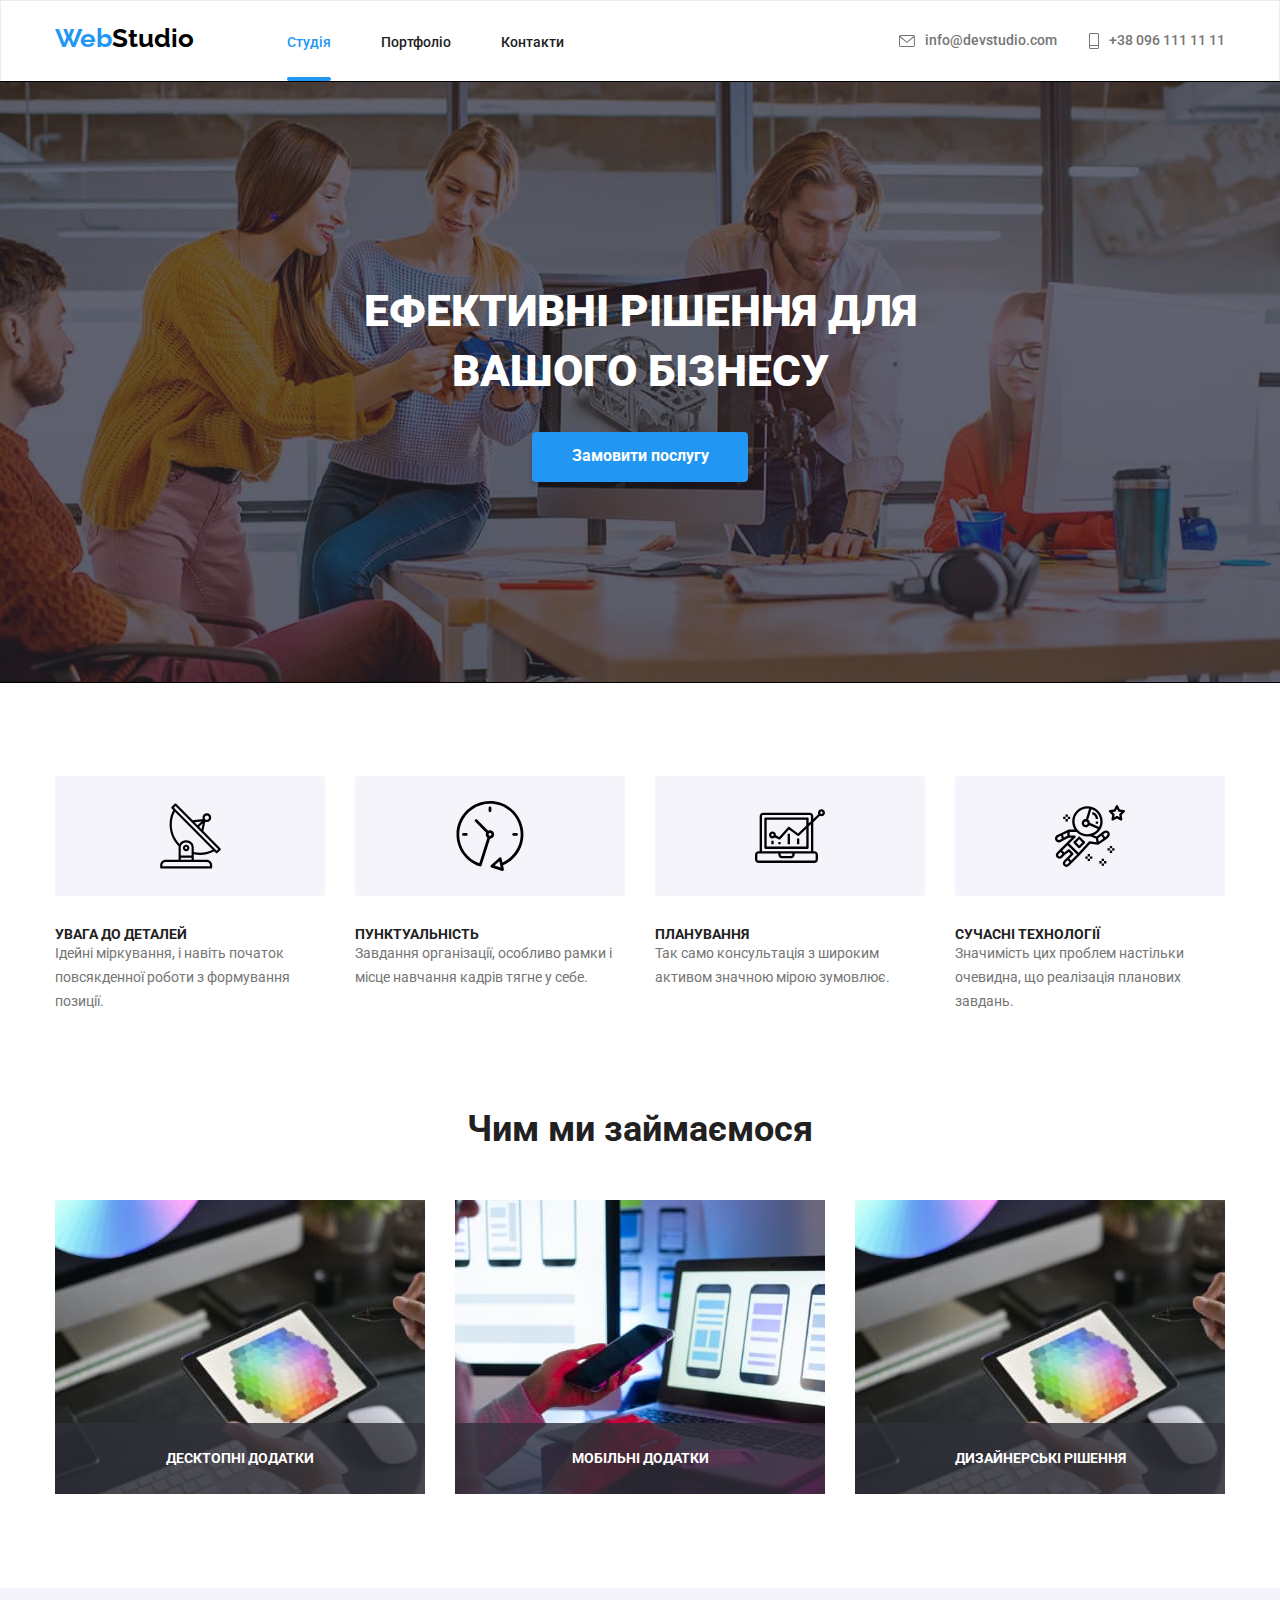
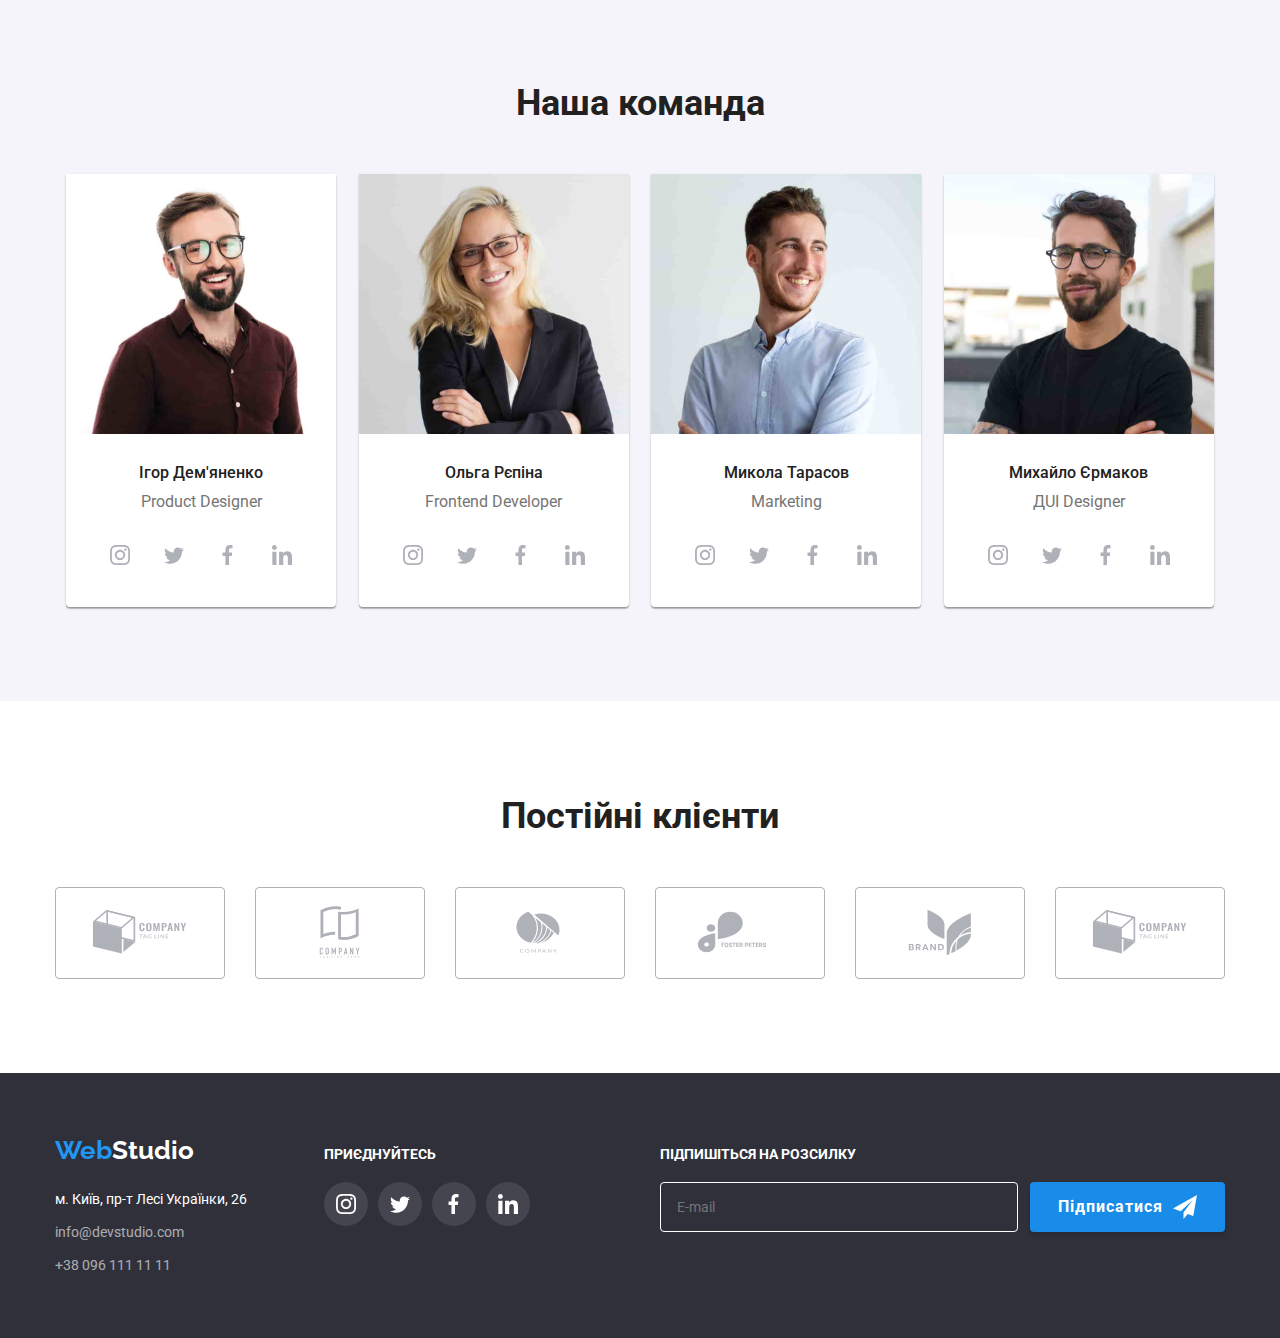
<file: index.html>
<!DOCTYPE html>
<html lang="uk">
  <head>
    <meta charset="UTF-8" />
    <meta http-equiv="X-UA-Compatible" content="IE=edge" />
    <meta name="viewport" content="width=device-width, initial-scale=1.0" />
    <title>lesson</title>
    <link rel="preconnect" href="https://fonts.googleapis.com" />
    <link rel="preconnect" href="https://fonts.gstatic.com" crossorigin />
    <link
      href="https://fonts.googleapis.com/css2?family=Raleway:wght@700&family=Roboto:wght@400;500;700;900&display=swap"
      rel="stylesheet"
    />
    <link
      rel="stylesheet"
      href="https://cdnjs.cloudflare.com/ajax/libs/modern-normalize/1.1.0/modern-normalize.css"
      integrity="sha512-Y0MM+V6ymRKN2zStTqzQ227DWhhp4Mzdo6gnlRnuaNCbc+YN/ZH0sBCLTM4M0oSy9c9VKiCvd4Jk44aCLrNS5Q=="
      crossorigin="anonymous"
      referrerpolicy="no-referrer"
    />

    <link rel="stylesheet" href="./css/styles.css" />
  </head>
  <body>
    <header class="header">
      <div class="container">
        <div class="header__wrapper-q">
          <a lang="en" href="./index.html" class="logo active logo-activ"
            ><span class="logo-web">Web</span>Studio</a
          >
          <nav class="navigation">
            <ul class="header__list">
              <li>
                <a href="./index.html" class="navigation-a active"> Студія </a>
              </li>
              <li>
                <a
                  href="./portfolio.html"
                  class="navigation-b active promo animashn"
                >
                  Портфоліо
                </a>
              </li>
              <li>
                <a href="#" class="navigation-c active promo animashn">
                  Контакти
                </a>
              </li>
            </ul>
          </nav>

          <ul class="header__list-two">
            <li class="icon-tel-heder">
              <div class="div_anime animashn">
                <svg class="mail-heder">
                  <use
                    href="./images/icons.svg#icon-mail "
                    width="16"
                    height="12"
                  ></use>
                </svg>

                <a
                  href="mailto:info@devstudio.com"
                  class="navigation-aa active navigation-li animashn"
                  >info@devstudio.com</a
                >
              </div>
            </li>
            <li class="icon-tel-heder">
              <div class="div_anime active animashn">
                <svg class="tel-heder">
                  <use
                    href="./images/icons.svg#icon-tel "
                    width="10"
                    height="16"
                  ></use>
                </svg>
                <a
                  href="tel:info@devstudio.com"
                  class="navigation-bb active navigation-li animashn"
                  >+38 096 111 11 11</a
                >
              </div>
            </li>
          </ul>
        </div>
      </div>
    </header>
    <main>
      <section class="hero">
        <h1 class="hero-big">Ефективні рішення для вашого бізнесу</h1>
        <button type="button" class="bot-button" data-modal-open>
          Замовити послугу
        </button>
      </section>

      <section class="section">
        <div class="container">
          <h2 class="hidden__header">СЕКЦІЯ ТЕХНОЛОГІЇ</h2>
          <ul class="section-list__tehnology">
            <li class="section-tehnology__item">
              <div class="section-item__wraper">
                <svg class="icon__antenna" width="65" height="70">
                  <use href="./images/icons.svg#icon-antenna"></use>
                </svg>
              </div>
              <h3 class="section-tehnology__headline">УВАГА ДО ДЕТАЛЕЙ</h3>
              <p class="section-tehnology__text ">
                Ідейні міркування, і навіть початок повсякденної роботи з
                формування позиції.
              </p>
            </li>
            <li class="section-tehnology__item">
              <div class="section-item__wraper">
                <svg class="section-tehnology__svg" width="67" height="70">
                  <use href="./images/icons.svg#icon-clock"></use>
                </svg>
              </div>
              <h3 class="section-tehnology__headline">ПУНКТУАЛЬНІСТЬ</h3>
              <p class="section-tehnology__text ">
                Завдання організації, особливо рамки і місце навчання кадрів
                тягне у себе.
              </p>
            </li>
            <li class="section-tehnology__item">
              <div class="section-item__wraper">
                <svg class="section-tehnology__svg" width="70" height="55">
                  <use href="./images/icons.svg#icon-comp"></use>
                </svg>
              </div>
              <h3 class="section-tehnology__headline">ПЛАНУВАННЯ</h3>
              <p class="section-tehnology__text ">
                Так само консультація з широким активом значною мірою зумовлює.
              </p>
            </li>
            <li class="section-tehnology__item">
              <div class="section-item__wraper">
                <svg class="section-tehnology__svg" width="60" height="60">
                  <use href="./images/icons.svg#icon-astronaut "></use>
                </svg>
              </div>
              <h3 class="section-tehnology__headline">СУЧАСНІ ТЕХНОЛОГІЇ</h3>
              <p class="section-tehnology__text ">
                Значимість цих проблем настільки очевидна, що реалізація
                планових завдань.
              </p>
            </li>
          </ul>
        </div>
      </section>
      <section class="section">
        <div class="container">
          <h2 class="title">Чим ми займаємося</h2>
          <ul class="section-foto__list">
            <li class="section-foto__link">
              <img
                src="./images/img2.jpg"
                alt=" Технологія "
                width="370"
                height="294"
              />
              <div class="section-foto__wraper">
                <h3 class="section-foto__title">Десктопні додатки</h3>
              </div>
            </li>
            <li class="section-foto__link">
              <img
                src="./images/img1.jpg"
                alt=" Технологія "
                width="370"
                height="294"
              />
              <div class="section-foto__wraper">
                <h3 class="section-foto__title">Мобільні додатки</h3>
              </div>
            </li>
            <li class="section-foto__link">
              <img
                src="./images/img3.jpg"
                alt=" Технологія "
                width="370"
                height="294"
              />
              <div class="section-foto__wraper">
                <h3 class="section-foto__title">Дизайнерські рішення</h3>
              </div>
            </li>
          </ul>
        </div>
      </section>

      <section class="section section-frend">
        <div class="container">
          <h2 class="title">Наша команда</h2>
          <ul class="section-frend__list">
            <li class="section-frend__link">
              <img
                src="./images/igor.jpg"
                alt=" Студія "
                width="270"
                height="260"
                class="img-block"
              />
              <h3 class="section-frend__subtitle">Ігор Дем'яненко</h3>
              <p lang="en" class="section-frend__text">Product Designer</p>
              <ul class="sotsial__list">
                <li class="li_sots">
                  <a class="link__sots" href="#" aria-label="instagram">
                    <svg class="ikon_so" width="20" height="20">
                      <use
                        href="./images/icons.svg#icon-instagram"
                        class="img__sots"
                      ></use></svg
                  ></a>
                </li>
                <li class="li_sots">
                  <a class="link__sots" href="#" aria-label="twitter">
                    <svg class="ikon_so" width="20" height="20">
                      <use
                        href="./images/icons.svg#icon-twitter"
                        class="img__sots"
                      ></use></svg
                  ></a>
                </li>
                <li class="li_sots">
                  <a class="link__sots" href="#" aria-label="facebook">
                    <svg class="ikon_so" width="20" height="20">
                      <use
                        href="./images/icons.svg#icon-facebook"
                        class="img__sots"
                      ></use></svg
                  ></a>
                </li>
                <li class="li_sots">
                  <a class="link__sots" href="#" aria-label="linkedin">
                    <svg class="ikon_so" width="20" height="20">
                      <use
                        href="./images/icons.svg#icon-linkedin2"
                        class="img__sots"
                      ></use></svg
                  ></a>
                </li>
              </ul>
            </li>

            <li class="section-frend__link">
              <img
                src="./images/olga.jpg"
                alt=" Розробник інтерфейсу "
                width="270"
                height="260"
                class="img-block"
              />
              <h3 class="section-frend__subtitle">Ольга Рєпіна</h3>
              <p lang="en" class="section-frend__text">Frontend Developer</p>
              <ul class="sotsial__list">
                <li class="li_sots">
                  <a class="link__sots" href="#" aria-label="instagram">
                    <svg class="ikon_so" width="20" height="20">
                      <use href="./images/icons.svg#icon-instagram"></use></svg
                  ></a>
                </li>
                <li class="li_sots">
                  <a class="link__sots" href="#" aria-label="twitter">
                    <svg class="ikon_so" width="20" height="20">
                      <use href="./images/icons.svg#icon-twitter"></use></svg
                  ></a>
                </li>
                <li class="li_sots">
                  <a class="link__sots" href="#" aria-label="facebook">
                    <svg class="ikon_so" width="20" height="20">
                      <use href="./images/icons.svg#icon-facebook"></use></svg
                  ></a>
                </li>
                <li class="li_sots">
                  <a class="link__sots" href="#" aria-label="linkedin">
                    <svg class="ikon_so" width="20" height="20">
                      <use href="./images/icons.svg#icon-linkedin2"></use></svg
                  ></a>
                </li>
              </ul>
            </li>

            <li class="section-frend__link">
              <img
                src="./images/mykola.jpg"
                alt=" Маркетінг "
                width="270"
                height="260"
                class="img-block"
              />
              <h3 class="section-frend__subtitle">Микола Тарасов</h3>
              <p lang="en" class="section-frend__text">Marketing</p>
              <ul class="sotsial__list">
                <li class="li_sots">
                  <a class="link__sots" href="#" aria-label="instagram">
                    <svg class="ikon_so" width="20" height="20">
                      <use href="./images/icons.svg#icon-instagram"></use></svg
                  ></a>
                </li>
                <li class="li_sots">
                  <a class="link__sots" href="#" aria-label="twitter">
                    <svg class="ikon_so" width="20" height="20">
                      <use href="./images/icons.svg#icon-twitter"></use></svg
                  ></a>
                </li>
                <li class="li_sots">
                  <a class="link__sots" href="#" aria-label="facebook">
                    <svg class="ikon_so" width="20" height="20">
                      <use href="./images/icons.svg#icon-facebook"></use></svg
                  ></a>
                </li>
                <li class="li_sots">
                  <a class="link__sots" href="#" aria-label="linkedin">
                    <svg class="ikon_so" width="20" height="20">
                      <use href="./images/icons.svg#icon-linkedin2"></use></svg
                  ></a>
                </li>
              </ul>
            </li>

            <li class="section-frend__link">
              <img
                src="./images/myhail.jpg"
                alt=" Дизайнер "
                width="270"
                height="260"
                class="img-block"
              />
              <h3 class="section-frend__subtitle">Михайло Єрмаков</h3>
              <p lang="en" class="section-frend__text">ДUI Designer</p>
              <ul class="sotsial__list">
                <li class="li_sots">
                  <a class="link__sots" href="#" aria-label="instagram">
                    <svg class="ikon_so" width="20" height="20">
                      <use href="./images/icons.svg#icon-instagram"></use></svg
                  ></a>
                </li>
                <li class="li_sots">
                  <a class="link__sots" href="#" aria-label="twitter">
                    <svg class="ikon_so" width="20" height="20">
                      <use href="./images/icons.svg#icon-twitter"></use></svg
                  ></a>
                </li>
                <li class="li_sots">
                  <a class="link__sots" href="#" aria-label="facebook">
                    <svg class="ikon_so" width="20" height="20">
                      <use href="./images/icons.svg#icon-facebook"></use></svg
                  ></a>
                </li>
                <li class="li_sots">
                  <a class="link__sots" href="#" aria-label="linkedin">
                    <svg class="ikon_so" width="20" height="20">
                      <use href="./images/icons.svg#icon-linkedin2"></use></svg
                  ></a>
                </li>
              </ul>
            </li>
          </ul>
        </div>
      </section>

      <section class="section">
        <div class="container">
          <h2 class="title">Постійні клієнти</h2>
          <ul class="menu-list">
            <li class="menu-list__link">
              <a href="#" class="menu-list__item">
                <svg class="menu-list__svg">
                  <use
                    class="menu-list__icon"
                    href="./images/icons.svg#icon-logo1"
                    width="106"
                    height="60"
                  ></use>
                </svg>
              </a>
            </li>

            <li class="menu-list__link">
              <a href="#" class="menu-list__item">
                <svg class="menu-list__svg">
                  <use
                    class="menu-list__icon"
                    href="./images/icons.svg#icon-logo2"
                    width="106"
                    height="60"
                  ></use>
                </svg>
              </a>
            </li>
            <li class="menu-list__link">
              <a href="#" class="menu-list__item">
                <svg class="menu-list__svg">
                  <use
                    class="menu-list__icon"
                    href="./images/icons.svg#icon-logo3"
                    width="106"
                    height="60"
                  ></use>
                </svg>
              </a>
            </li>
            <li class="menu-list__link">
              <a href="#" class="menu-list__item">
                <svg class="menu-list__svg">
                  <use
                    class="menu-list__icon"
                    href="./images/icons.svg#icon-logo4"
                    width="106"
                    height="60"
                  ></use>
                </svg>
              </a>
            </li>
            <li class="menu-list__link">
              <a href="#" class="menu-list__item">
                <svg class="menu-list__svg">
                  <use
                    class="menu-list__icon"
                    href="./images/icons.svg#icon-logo5"
                    width="106"
                    height="60"
                  ></use>
                </svg>
              </a>
            </li>
            <li class="menu-list__link ">
              <a href="#" class="menu-list__item">
                <svg class="menu-list__svg">
                  <use
                    class="menu-list__icon"
                    href="./images/icons.svg#icon-logo6"
                    width="106"
                    height="60"
                  ></use>
                </svg>
              </a>
            </li>
          </ul>
        </div>
      </section>
    </main>
    <footer class="footer">
      <div class="container">
        <div class="footer-wraper__logo">
          <a lang="en" href="./index.html" class="logo logo-a active"
            ><span class="logo-web logo-b">Web</span>Studio</a
          >
          <div>
            <h2 class="text__footer">приєднуйтесь</h2>
            <ul class="sotsial__list sotsial__footer">
              <li class="li_sots">
                <a
                  class="link__sots link__sots_foot"
                  href="#"
                  aria-label="instagram"
                >
                  <svg class="ikon_so footer__icon" width="20" height="20">
                    <use href="./images/icons.svg#icon-instagram"></use></svg
                ></a>
              </li>
              <li class="li_sots">
                <a
                  class="link__sots link__sots_foot"
                  href="#"
                  aria-label="twitter"
                >
                  <svg class="ikon_so footer__icon" width="20" height="20">
                    <use href="./images/icons.svg#icon-twitter"></use></svg
                ></a>
              </li>
              <li class="li_sots">
                <a
                  class="link__sots link__sots_foot"
                  href="#"
                  aria-label="facebook"
                >
                  <svg class="ikon_so footer__icon" width="20" height="20">
                    <use href="./images/icons.svg#icon-facebook"></use></svg
                ></a>
              </li>
              <li class="li_sots">
                <a
                  class="link__sots link__sots_foot"
                  href="#"
                  aria-label="linkedin"
                >
                  <svg class="ikon_so footer__icon" width="20" height="20">
                    <use href="./images/icons.svg#icon-linkedin2"></use></svg
                ></a>
              </li>
            </ul>
          </div>
          <div>
            <h2 class="text__footer">підпишіться на розсилку</h2>
            <form class="footer-batton">          
              <input type="email" placeholder="E-mail" list="mailList" class="footer-input__mail">
              <button type="button" class="button-footer__text" data-modal-open>
                Підписатися
                <svg class="svg-send"  width="24"
                height="24">
                  <use
                    class=""
                    href="./images/icons.svg#send"
                  
                  ></use>
                </svg>
              </button>                  
          </form>
          </div>
        </div>
        <address class="addres__footer">
          <ul class="address-ul">
            <li class="adress-li-a">
              <a
                href="https://www.google.com/maps/place/%D0%B1%D1%83%D0%BB.+%D0%9B%D0%B5%D1%81%D0%B8+%D0%A3%D0%BA%D1%80%D0%B0%D0%B8%D0%BD%D0%BA%D0%B8,+26,+%D0%9A%D0%B8%D0%B5%D0%B2,+02000/@50.4265807,30.5383858,17z/data=!4m13!1m7!3m6!1s0x40d4cf0e033ecbe9:0x57a4dffefec77da0!2z0LHRg9C7LiDQm9C10YHQuCDQo9C60YDQsNC40L3QutC4LCAyNiwg0JrQuNC10LIsIDAyMDAw!3b1!8m2!3d50.4265807!4d30.5383858!3m4!1s0x40d4cf0e033ecbe9:0x57a4dffefec77da0!8m2!3d50.4265807!4d30.5383858 "
                class="adress-a  active"
                target="_blank"
                >м. Київ, пр-т Лесі Українки, 26</a
              >
            </li>
            <li class="adress-li-a">
              <a href="mailto:info@devstudio.com" class="adress-b  active"
                >info@devstudio.com</a
              >
            </li>
            <li class="adress-li-a">
              <a href="tel:+380961111111" class="adress-c  active"
                >+38 096 111 11 11</a
              >
            </li>
          </ul>
        </address>
      </div>
    </footer>
    <div class="backdrop is-hidden" data-modal>
      <div class="modal">
        <button class="modal-close" data-modal-close>
          <svg class="close-icon" width="11" height="11">
            <use href="./images/icons.svg#close-btn"></use>
          </svg>
        </button>

        <form class="form data-modal">
          <p class="form-title">Залиште свої дані, ми вам передзвонимо</p>
          <label class="label" for="input-name">
            <span class="label-text">Ім'я</span>
          </label>
          <div class="field">
            <input
              class="field-input input"
              type="text"
              name="name"
              required
              id="input-name"
            />
            <svg class="field-icon " width="12" height="12">
              <use href="./images/icons.svg#man"></use>
            </svg>
          </div>
          <label class="label" for="input-phone">
            <span class="label-text">Телефон</span>
          </label>
          <div class="field">
            <input
              class="field-input input"
              type="tel"
              name="phone"
              required
              id="input-phone"
            />
            <svg class="field-icon" width="13" height="13">
              <use href="./images/icons.svg#phone"></use>
            </svg>
          </div>
          <label class="label" for="input-email">
            <span class="label-text">Пошта</span>
          </label>
          <div class="field">
            <input
              class="field-input input"
              type="email"
              name="email"
              required
              id="input-email"
            />
            <svg class="field-icon" width="15" height="12">
              <use href="./images/icons.svg#email"></use>
            </svg>
          </div>

          <label class="label" for="message">
            <span class="label-text">Коментар</span>
          </label>
          <textarea
            class="message input"
            id="message"
            placeholder="Введіть текст"
          ></textarea>

          <label class="privacy">
            <input
              class="privacy-input hidden"
              type="checkbox"
              name="privacy"
            />

            <span class="privacy-wrapp">
              <svg class="privacy-icon" width="11" height="8">
                <use href="./images/icons.svg#check"></use>
              </svg>
            </span>
            <span class="privacy-text">
              Погоджуюся з розсилкою та приймаю
              <a class="privacy-link" href="#">Умови договору</a>
            </span>
          </label>
          <button class="button button-form" type="submit">Відправити</button>
        </form>
      </div>
    </div>

    <script src="./js/modal.js"></script>
  </body>
</html>
</file>
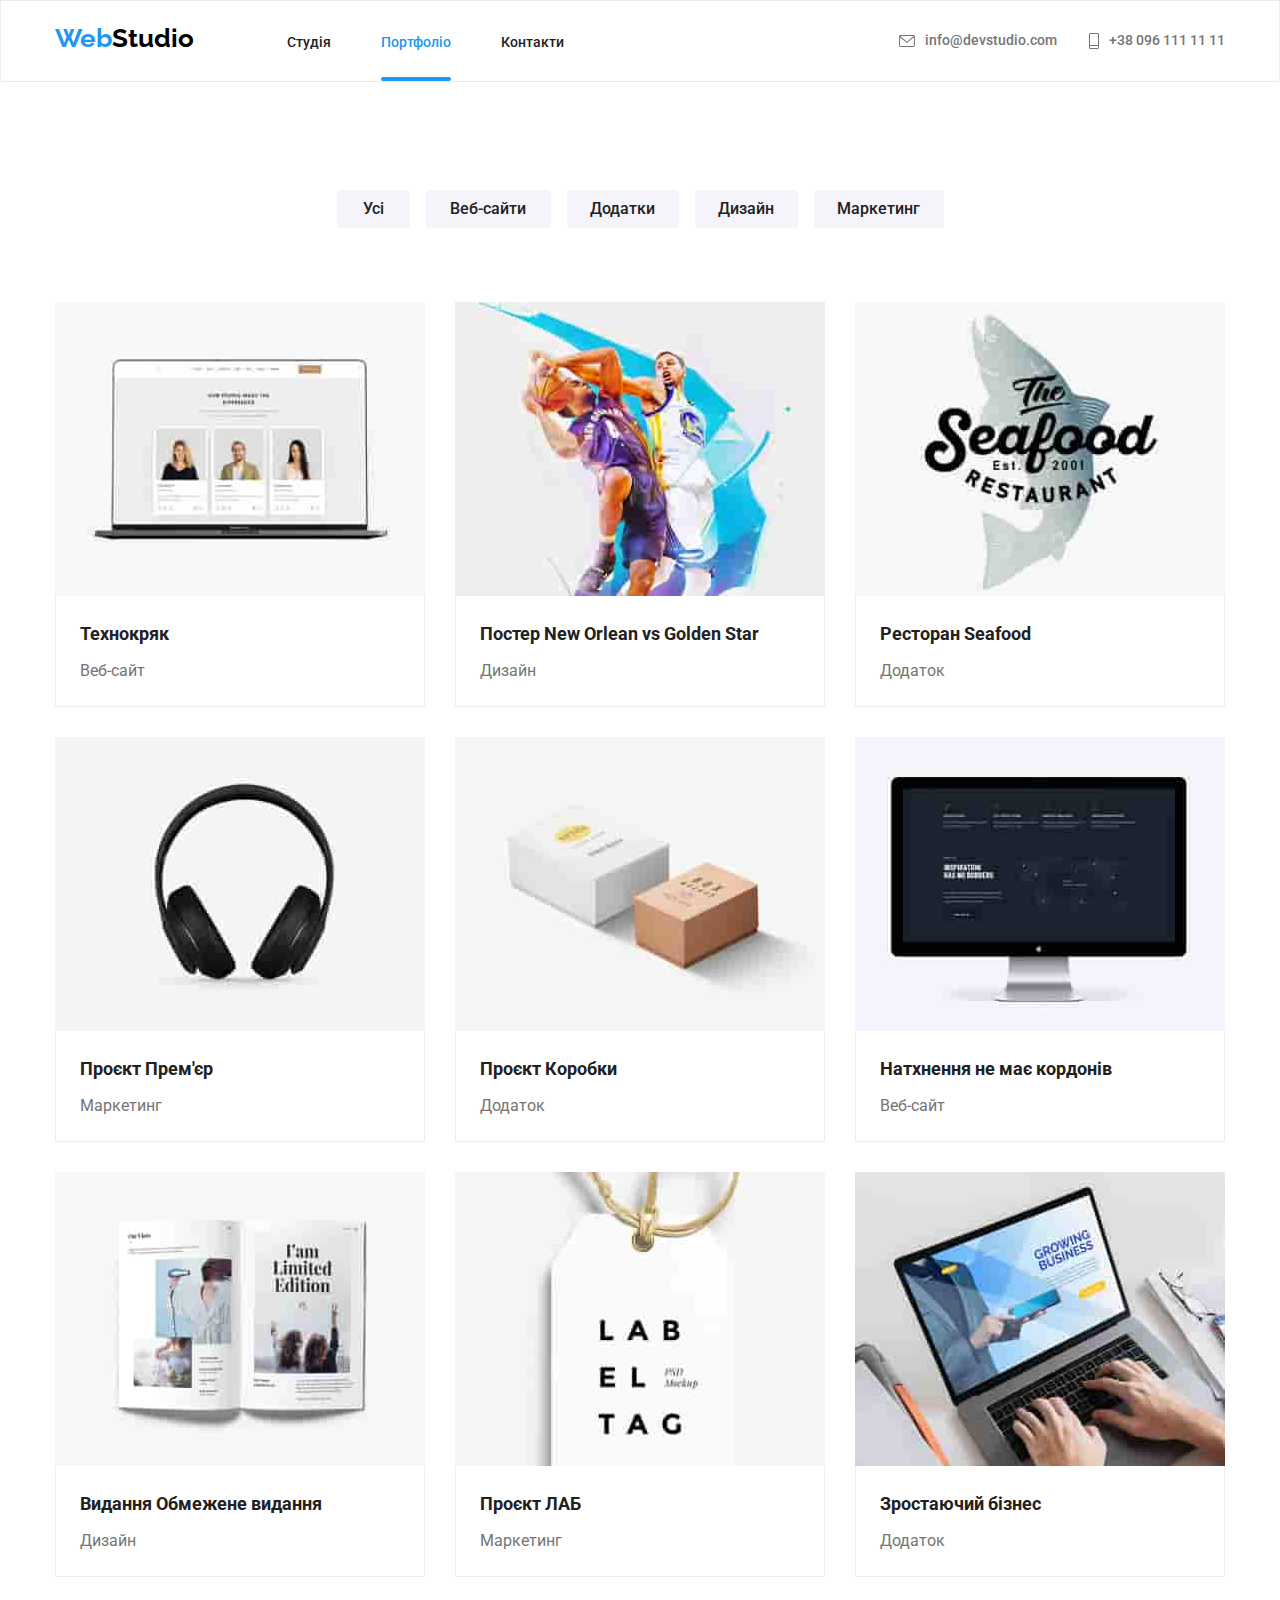
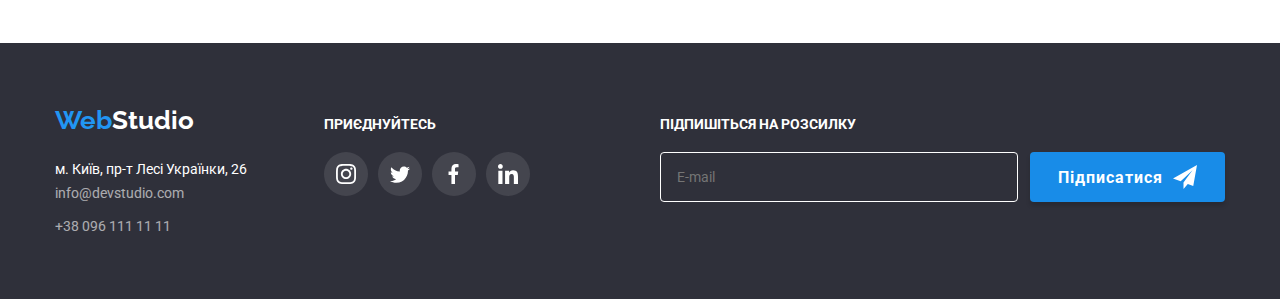
<file: portfolio.html>
<!DOCTYPE html>
<html lang="uk">
  <head>
    <meta charset="UTF-8" />
    <meta http-equiv="X-UA-Compatible" content="IE=edge" />
    <meta name="viewport" content="width=device-width, initial-scale=1.0" />
    <title>lesson</title>
    <link rel="preconnect" href="https://fonts.googleapis.com" />
    <link rel="preconnect" href="https://fonts.gstatic.com" crossorigin />
    <link
      href="https://fonts.googleapis.com/css2?family=Raleway:wght@700&family=Roboto:wght@400;500;700;900&display=swap"
      rel="stylesheet"
    />
    <link
      rel="stylesheet"
      href="https://cdnjs.cloudflare.com/ajax/libs/modern-normalize/1.1.0/modern-normalize.css"
      integrity="sha512-Y0MM+V6ymRKN2zStTqzQ227DWhhp4Mzdo6gnlRnuaNCbc+YN/ZH0sBCLTM4M0oSy9c9VKiCvd4Jk44aCLrNS5Q=="
      crossorigin="anonymous"
      referrerpolicy="no-referrer"
    />
    <link rel="stylesheet" href="./css/styles.css" />
  </head>
  <body > 
    <header>
      <div class="container">
        <div class="header__wrapper-q">
          <a lang="en" href="./index.html" class="logo active logo-activ "
            ><span class="logo-web">Web</span>Studio</a
          >
          <nav class="navigation">
            <ul class="header__list">
              <li>
                <a href="./index.html" class="active  heder__a animashn"> Студія </a>
              </li>
              <li>
                <a href="./portfolio.html" class="navigation-bi  promo ">
                  Портфоліо
                </a>
                 
              </li>
              <li>
                <a href="#" class="navigation-c active promo animashn"> Контакти </a>
              </li>
            </ul>
          </nav>

          <ul class="header__list-two">
            <li class="icon-tel-heder">
              <div class="div_anime animashn">
              <svg class="mail-heder">
                <use  href="./images/icons.svg#icon-mail "
                  width="16"
                  height="12" 
                ></use>
              </svg> 
           
              <a
                href="mailto:info@devstudio.com"
                class="navigation-aa active navigation-li animashn"
                >info@devstudio.com</a
              >
            </div>
            </li>         
            <li class="icon-tel-heder">
              <div class="div_anime animashn">
              <svg class="tel-heder">
                <use  href="./images/icons.svg#icon-tel "
                  width="10"
                  height="16" 
                ></use>
              </svg>
              <a
                href="tel:info@devstudio.com"
                class="navigation-bb active navigation-li animashn"
                >+38 096 111 11 11</a
              >
            </div>
            </li>
          </ul>
        </div>
      </div>
    </header>
      <main>
        <section>
          <h1 class="hidden__header">СЕКЦІЯ</h1>
          <div class=" container">
          <ul class="items">
            <li>
              <button type="button" class="btn btn-a">Усі</button>
            </li>
            <li>
              <button type="button" class="btn btn-b">Веб-сайти</button>
            </li>
            <li>
              <button type="button" class="btn btn-c">Додатки</button>
            </li>
            <li>
              <button type="button" class="btn btn-d">Дизайн</button>
            </li>
            <li>
              <button type="button" class="btn btn-i">Маркетинг</button>
            </li>
          </ul>
        
          <ul class="list">
            <li class="picture">
              <div class="picture-img-wrap">
              <img
                src="./images/Big.jpg"
                alt="Технокряк"
                width="370"
                height="294" class="picture-img"
              />
              <div class="box_portfol_img">
                <p class="pictur__text"> Ресурс пропонує комплексні пропозиції  </p>
              </div>
            </div>
            
              <div  class="card-text">
              <h3 class="aside">Технокряк</h3>
              <p class=" widget">Веб-сайт</p>
            </div>
            </li>
            <li class="picture">
              <a href="#" class="a__foto">
                <div class="picture-img-wrap">
              <img
                src="./images/pat1.jpg"
                alt="Постер New Orlean vs Golden Star"
                width="370"
                height="294" class="picture-img"
              />
              <div class="box_portfol_img">
                <p class="pictur__text"> Ресурс пропонує комплексні пропозиції  </p>
              </div>
            </div>
            
              <div  class="card-text">
              <h3 class="aside">Постер New Orlean vs Golden Star</h3>
              <p class=" widget">Дизайн</p>
            </div></a>
            </li>
            <li class="picture">
              <a href="#" class="a__foto">
                <div class="picture-img-wrap">
              <img
                src="./images/pat2.jpg"
                width="370"
                height="294"
                alt="Ресторан Seafood" class="picture-img"
              />
              <div class="box_portfol_img">
                <p class="pictur__text"> Ресурс пропонує комплексні пропозиції  </p>
              </div>
            </div>
              <div  class="card-text">
              <h3 class="aside">Ресторан  Seafood</h3>
              <p class=" widget">Додаток</p>
            </div></a>
            </li>
            <li class="picture">
              <a href="#" class="a__foto">
                <div class="picture-img-wrap">
              <img
                src="./images/pat4.jpg"
                width="370"
                height="294"
                alt="Проєкт Prime" class="picture-img"
              />
              <div class="box_portfol_img">
                <p class="pictur__text"> Ресурс пропонує комплексні пропозиції  </p>
              </div>
            </div>
              <div  class="card-text">
              <h3 class="aside">Проєкт Прем'єр</h3>
              <p class=" widget">Маркетинг</p>
            </div></a>
            </li>
            <li class="picture">
              <a href="#" class="a__foto">
                <div class="picture-img-wrap">
              <img
                src="./images/pat5.jpg"
                alt="Проєкт Boxes"
                width="370"
                height="294" class="picture-img"
              />
              <div class="box_portfol_img">
                <p class="pictur__text"> Ресурс пропонує комплексні пропозиції  </p>
              </div>
            </div>
            
              <div  class="card-text">
              <h3 class="aside">Проєкт Коробки</h3>
              <p class=" widget">Додаток</p>
            </div></a>
            </li>
            <li class="picture">
              <a href="#" class="a__foto">
                <div class="picture-img-wrap">
              <img
                src="./images/pat6.jpg"
                alt="Inspiration has no Borders"
                width="370"
                height="294" class="picture-img"
              />
              <div class="box_portfol_img">
                <p class="pictur__text"> Ресурс пропонує комплексні пропозиції  </p>
              </div>
            </div>
              <div  class="card-text">
              <h3 class="aside">Натхнення не має кордонів</h3>
              <p class=" widget">Веб-сайт</p>
            </div></a>
            </li>
            <li class="picture">
              <a href="#" class="a__foto">
                <div class="picture-img-wrap">
              <img
                src="./images/pat7.jpg"
                alt="Видання Limited Edition
              "
                width="370"
                height="294" class="picture-img"
              />
              <div class="box_portfol_img">
                <p class="pictur__text"> Ресурс пропонує комплексні пропозиції  </p>
              </div>
            </div>
              <div  class="card-text">
              <h3 class="aside">Видання Обмежене видання</h3>
              <p class=" widget">Дизайн</p>
            </div></a>
            </li>
            <li class="picture">
              <a href="#" class="a__foto">
                <div class="picture-img-wrap">
              <img
                src="./images/pat8.jpg"
                alt="Проєкт LAB"
                width="370"
                height="294" class="picture-img"
              />
              <div class="box_portfol_img">
                <p class="pictur__text"> Ресурс пропонує комплексні пропозиції  </p>
              </div>
            </div>
              <div  class="card-text">
              <h3 class="aside">Проєкт ЛАБ</h3>
              <p class=" widget">Маркетинг</p>
            </div></a>
            </li>
            <li class="picture">
              <a href="#" class="a__foto">
                <div class="picture-img-wrap">
              <img
                src="./images/pat9.jpg"
                alt="Growing Business"
                width="370"
                height="294" class="picture-img"
              />
              <div class="box_portfol_img">
                <p class="pictur__text"> Ресурс пропонує комплексні пропозиції  </p>
              </div>
            </div>
              <div class="card-text">
              <h3 class="aside">Зростаючий бізнес</h3>
              <p class=" widget">Додаток</p>
            </div></a>
            </li>
          </ul>
        </div>
        </section>
      </main>
    <footer class="footer">
      <div class=" container">
        <div class="footer-wraper__logo">
      <a lang="en" href="./index.html" class="logo logo-a active"
        ><span class="logo-web logo-b">Web</span>Studio</a
      >
        <div>
          <h2 class="text__footer">приєднуйтесь </h2>
          <ul class="sotsial__list sotsial__footer">
            <li class="li_sots">
              <a
                class="link__sots link__sots_foot"
                href="#"
                aria-label="instagram"
              >
                <svg class="ikon_so footer__icon" width="20" height="20">
                  <use href="./images/icons.svg#icon-instagram"></use></svg
              ></a>
            </li>
            <li class="li_sots">
              <a
                class="link__sots link__sots_foot"
                href="#"
                aria-label="twitter"
              >
                <svg class="ikon_so footer__icon" width="20" height="20">
                  <use href="./images/icons.svg#icon-twitter"></use></svg
              ></a>
            </li>
            <li class="li_sots">
              <a
                class="link__sots link__sots_foot"
                href="#"
                aria-label="facebook"
              >
                <svg class="ikon_so footer__icon" width="20" height="20">
                  <use href="./images/icons.svg#icon-facebook"></use></svg
              ></a>
            </li>
            <li class="li_sots">
              <a
                class="link__sots link__sots_foot"
                href="#"
                aria-label="linkedin"
              >
                <svg class="ikon_so footer__icon" width="20" height="20">
                  <use href="./images/icons.svg#icon-linkedin2"></use></svg
              ></a>
            </li>
          </ul>
        </div>
        <div>
          <h2 class="text__footer">підпишіться на розсилку</h2>
          <form class="footer-batton">          
            <input type="email" placeholder="E-mail" list="mailList" class="footer-input__mail">
            <button type="button" class="button-footer__text" data-modal-open>
              Підписатися
              <svg class="svg-send"   width="24"
              height="24">
                <use
                  class=""
                  href="./images/icons.svg#send"
                
                ></use>
              </svg>
            </button>            
        </form>
        </div>  
      </div>

      <address class="addres__footer"> 
        <ul class="address-ul">
          <li>
            <a
              href="https://www.google.com/maps/place/%D0%B1%D1%83%D0%BB.+%D0%9B%D0%B5%D1%81%D0%B8+%D0%A3%D0%BA%D1%80%D0%B0%D0%B8%D0%BD%D0%BA%D0%B8,+26,+%D0%9A%D0%B8%D0%B5%D0%B2,+02000/@50.4265807,30.5383858,17z/data=!4m13!1m7!3m6!1s0x40d4cf0e033ecbe9:0x57a4dffefec77da0!2z0LHRg9C7LiDQm9C10YHQuCDQo9C60YDQsNC40L3QutC4LCAyNiwg0JrQuNC10LIsIDAyMDAw!3b1!8m2!3d50.4265807!4d30.5383858!3m4!1s0x40d4cf0e033ecbe9:0x57a4dffefec77da0!8m2!3d50.4265807!4d30.5383858 "
              class="adress-a  active"
              target="_blank"
              >м. Київ, пр-т Лесі Українки, 26</a
            >
          </li>
          <li class="adress-li-a">
            <a class="adress-bi  active" href="mailto:info@devstudio.com"
              >info@devstudio.com</a
            >
          </li>
          <li>
            <a class="adress-ci active" href="tel:+380961111111"
              >+38 096 111 11 11</a
            >
          </li>
        </ul>
      </address>
    </div>
    </footer>
  </body>
</html>
</file>
<file: css/styles.css>
body { 
    font-family:'Roboto', 'Times New Roman',  sans-serif;
}
html {
    box-sizing: border-box;
}
   
*,
::before,
::after {
    box-sizing: inherit;
}
  
:root {
    --main-one-color: #2196F3;
    --main-to-color:  #757575;
    --main-sir-color:  #FFFFFF;
    --main-fa-color: #2F303A;
    --main-se-color:  #212121;
    --main-so-color:  #F5F4FA ;
    --main-sr-color:  #000000;
    --main-btn-color:  #188CE8;
    --main-icn-cololor:#F5F5F5;
    --main-icon-color: #AFB1B8;

  }
header 
  {
    border: 1px solid #ECECEC;
      
 }
img {
    display: block;
}
  
a { 
    text-decoration: none; /* Отменяем подчеркивание у ссылки */
   }
a {   margin: 0px;}
li , ul {
    list-style-type: none; /* Убираем маркеры */
    padding: 0px;
    margin: 0px;
}
h1 { 
    text-transform: uppercase; /* Заглавные буквы */
   }
h1, h2, h3, p , header , main{
    margin-top: 0px;
    margin-bottom: 0px;
}
ul { padding-inline-start: 0px; }

.header__list ,.header__list-two{
    font-weight: 500;
    font-size: 14px;
    line-height: 1.7;
    align-items: center;
}


.header__list, .header__list-two {
    justify-content: space-between;
    display: flex;
    margin: 0px;
  
}

.header__list-two
{
    margin-left: auto;
}

.promo  {
    color:  var(--main-se-color);
}

.navigation-li {
    color:  var(--main-to-color);}

.active:hover,.active:focus  {
    color:  var(--main-one-color);
 fill: #188CE8;
}

.navigation-a, .navigation-bi {
    color:var(--main-one-color);
}
 
.hero-big {
    width: 700px;
    font-weight: 900;
    font-size: 44px;
    line-height: 1.36;
    color:  var(--main-sir-color);
    text-align: center;
    margin-left: auto;
    margin-right: auto;
    margin-bottom: 30px;  
}
.hero { 
  max-width: 1600px;
    background-color :var(--main-fa-color);
    text-align: center;
    padding-bottom: 200px;
   padding-top: 200px;
    margin-left: auto;
    margin-right: auto;
   justify-content: center;
   background-image:linear-gradient(rgba(47, 48, 58, 0.4)
   ,rgba(47, 48, 58, 0.5)
   ), url(../images/img1/hero.jpg);
   background-repeat: no-repeat;
   background-position: center;
   background-size: cover;
   outline: 1px solid black;

}
.bot-button {
   border: 0px;
    width: 216px;
    height: 50px;
    background-color: var(--main-one-color);
    font-family: Roboto;
    font-weight: 700;
    font-size: 16px;
    line-height: 1.88;
    color: var(--main-sir-color);
    border-radius: 4px;
    box-shadow: 0px 4px 4px rgba(0, 0, 0, 0.15);
    cursor: pointer;

}

.logo { 
    font-family:Raleway;
    font-weight: 700;
    font-size: 26px;
    line-height: 1.38;
    color: var(--main-sr-color);
    display: inline-block;
}   

.logo-web, .logo-b{
    color:
    var(--main-one-color);
} 
.logo-a , .logo-wite { 
    color: var(--main-sir-color);
}
.logo-a.active{
    margin-bottom: 20px;
}
a.logo.active.logo-activ
{
  margin-right:93px ; 
   padding-top: 20px;
   padding-bottom: 24px;
}
.footer-wraper__logo {
    display: flex;
    justify-content: space-between;
    align-items: baseline;
}


.section-comand {
    background-color: var(--main-so-color);
}
/*
.bend { 
   
    padding-bottom: 50px;
   
}*/
.section-tehnology__item
{
    width: 270px; 
  /* flex-basis: calc((100% - 30px*3)/4);*/
}

.section-list__tehnology {
    display: flex; 
   flex-wrap: wrap;
    text-align:left; 
    column-gap: 30px;
   
}

.section-foto__list{
    display: flex; 
   justify-content: space-between ; 
 
}
.section-frend__subtitle, .btn {
    font-weight: 500;
    font-size: 16px;
    line-height: 1.17;
    color:  var(--main-se-color);
}
.section-frend__subtitle {
    margin-bottom: 10px;
}
.section-frend__subtitle, .section-frend__text { text-align: center;
}

.section-frend__text {
    font-size: 16px;
    line-height: 1.17;
    color:  var(--main-to-color);
    margin-bottom: 16pt;
}
.title {
    font-weight: 700;
    font-size: 36px;
    line-height: 1.17;
    color: var(--main-se-color);
    text-align: center; 
    margin-bottom: 50px;
}
.section-tehnology__headline {
    font-weight: 700;
    font-size: 14px;
    line-height: 1.17;
    color: var(--main-se-color);
}
.section-tehnology__text {
    font-weight: 400;
    font-size: 14px;
    line-height: 1.71;
    color: var(--main-to-color);
}
.adress-b, .adress-c, .adress-bi, .adress-ci, .adress-a  {
    font-weight: 400;
    font-size: 14px;
    line-height: 1.71;
    color:  var(--main-sir-color);
    font-style: normal;
    opacity: 0.6;
}
.adress-a  {
    opacity: 1;
}
.footer {
    box-sizing: border-box;
    background: var(--main-fa-color);
    padding-top: 60px ;
   padding-bottom: 60px ;
}

.adress-li-a  {
    margin-bottom: 9px;
}
.adress-li-a:last-child  {
    margin-bottom: 0;
}

.bot-button:hover ,.bot-button:focus {
    background-color:  var(--main-btn-color);
}


.hidden__header{
    position: absolute;
    white-space: nowrap;
    width: 1px;
    height: 1px;
    overflow: hidden;
    border: 0;
    padding: 0;
    clip: rect(0 0 0 0);
    clip-path: inset(50%);
    margin: -1px;
 
}


.section-frend__list{ 
    display: flex;
    justify-content:space-around;
    margin: 0px;
}

.items  {
    display: flex;
    align-items: center;
    justify-content: center;
    margin-left: auto; 
    margin-right: auto;
    margin-top: 100px;
  
}

.btn { 
    width:100px;
    height: 38px;
    top:180px;
    left:979px;
    background: var(--main-so-color);
    margin: 8px;
    border: none; 
    border-radius: 4px;
    cursor:  pointer;
}

.widget {
       font-weight: 400;
        font-size: 16px;
        line-height: 1.88;
        color: var(--main-to-color);
           
}
.aside {
        font-weight: 700;
        font-size: 18px;
        line-height: 2;
        color: var(--main-se-color);
        margin-bottom: 4px;
}

.btn:hover{
    background-color: var(--main-one-color); 
    color: var(--main-sir-color);
    transition-duration: 0.5s;
    box-shadow: 0px 3px 1px rgba(0, 0, 0, 0.1), 0px 1px 2px rgba(0, 0, 0, 0.08), 0px 2px 2px rgba(0, 0, 0, 0.12);
    border-radius: 4px;
    transition: 250ms cubic-bezier(0.4, 0, 0.2, 1);
}
.btn:focus{
    background-color: var(--main-one-color); 
    color: var(--main-sir-color);
    box-shadow: 0px 3px 1px rgba(0, 0, 0, 0.1), 0px 1px 2px rgba(0, 0, 0, 0.08), 0px 2px 2px rgba(0, 0, 0, 0.12);
    border-radius: 4px;
}

.active {
    display: inline-block;
}

.list { 
    display: flex;
    flex-wrap: wrap; 
    align-items: center;
    justify-content: space-between;
    margin-left: auto;
    margin-right: auto;
    row-gap: 30px ;

    }

.items, .list {
    margin-bottom: 66px; 
}

.box-p {
    display: flex;
    align-items: center;
    justify-content: center;
    margin-left: auto; 
    margin-right: auto;
    margin-top: 0px;
}

.container {
    max-width: 1200px;
    padding-left: 15px; 
    padding-right: 15px; 
    margin-left: auto ;
    margin-right: auto ;
    align-items: center;
   
}

   
.header__wrapper-q { display: flex;
    flex-wrap: wrap; 
    align-items: baseline;
  justify-content: start;

}


.navigation-ai, .navigation-a { 
    display: inline-block;

  
}
.navigation-bi ,.navigation-b { 
    display: inline-block;
 
}
.navigation-ci, .navigation-c { 
    display: inline-block;

}
.navigation-di, .navigation-aa { 
    display: inline-block;
   
}
.navigation-ii, .navigation-bb { 
    display: inline-block;
  
}



.navigation-b ,.navigation-bi {
    margin-left: 50px;
    margin-right: 50px;
} 
.div_anime {
    margin-left: 32px;
}


.address-ul {
    margin: 0px;
}
.section-frend {
    padding-top: 94px;
    padding-bottom: 94px;
    background-color: var(--main-so-color);
}
.section{
  margin-top: 94px;
   
}
.section-frend__link {
    box-shadow: 0px 1px 3px rgba(0, 0, 0, 0.12), 0px 1px 1px rgba(0, 0, 0, 0.14), 0px 2px 1px rgba(0, 0, 0, 0.2);
    border-radius: 0px 0px 4px 4px;
    padding-bottom: 30px;
    background-color: var(--main-sir-color);
}



/*
.li-tehnology {
    flex-basis: calc(100%-30px*3)/4;
} */
.btn-a {
    width: 73px; ;
}
.btn-b {
    width: 125px; ;
}
.btn-c {
    width: 112px; ;
}
.btn-d {
    width: 103px; ;
}
.btn-i {
    width: 130px; ;
}

.img-block {
    display: block;
    border-radius: 0px;
    margin-bottom: 30px;
}
.card-text {border: 0px;
    padding-left: 24px;
    padding-top: 20px;
    padding-right: 24px;
    padding-bottom: 20px;
   border-bottom: 1px solid #EEEEEE;
  border-left: 1px solid #EEEEEE;
   border-right:1px solid #EEEEEE ;
}

.section-item__wraper {
    border-radius: 4px;
    background: var(--main-so-color);
    width: 270px;
    height: 120px;
    margin-bottom: 30px;
    display: flex;  
    align-items: center;
    justify-content: center;
 
}
.menu-list__icon {
    justify-content: center;
    align-items: center;
   display: flex;
}

.menu-list__link {
  
     display: flex;
     justify-content: center;
     align-items: center; 
    }

.menu-list__item {
    display: flex;
    justify-content: center;
    align-items: center; 
    width: 170px;
    height: 92px;
    border: 1px solid #AFB1B8;
    border-radius: 4px;
}

.wrup__ul {
    padding-top: 94px;
    display: flex;
    align-items: center;
    justify-content: center;
    flex-wrap: wrap;
    gap: 30px;
}
.wrapper__im{
    width: 170px;
    height: 92px;
    background: var(--main-icn-cololor);
}
/*
.text_section {

  padding-bottom: 50px;
} */

.link__sots {
    width: 44px;
    height: 44px;
    border-radius: 50%;

    display: flex;
    align-items: center;
    justify-content: center;
    color:  var(--main-so-color);
}
  
.link__sots:hover , .link__sots:focus {
    fill: var(--main-sir-color);
    background-color: var(--main-one-color);
    transition: 250ms cubic-bezier(0.4, 0, 0.2, 1);
}

.menu-list__item:focus, .menu-list__item:hover {
    fill: var(--main-one-color);
    border-color: var(--main-one-color);
    transition: 250ms cubic-bezier(0.4, 0, 0.2, 1);
}
 .menu-list__item, .link__sots {
        fill: var(--main-icon-color);
        transition: 250ms cubic-bezier(0.4, 0, 0.2, 1);
 }

.sotsial__list{
    display: flex;
    gap: 10px;
    justify-content:  center ;
    
}
.menu-list {
    display: flex;
    flex-wrap: wrap;
    column-gap: 30px;
    margin-bottom: 94px;
    align-items: center;
    justify-content: center;
}
.text__footer {
    font-weight: 700;
    font-size: 14px;
    line-height: 1.17;
    color: var(--main-sir-color);
    margin-bottom: 20px;
   text-transform: uppercase ;
}
.sotsial__footer {
    justify-content: start;
  
}

.addres__footer {
margin-top: -44px;
}
.footer__icon {
    fill:var(--main-sir-color);
  
}
.picture:hover {
    box-shadow: 0px 3px 1px rgba(0, 0, 0, 0.1), 0px 1px 2px rgba(0, 0, 0, 0.08), 0px 2px 2px rgba(0, 0, 0, 0.12);
    border-radius: 4px;

}

.link__sots_foot{
    background-color: rgba(255, 255, 255, 0.1); 
}

.pictur__text {
    font-weight: 400;
    font-size: 18px;
    line-height: 1.56;
    color: var(--main-sir-color);
}

.section-foto__title{
    font-weight: 700;
    font-size: 14px;
    line-height: 1.17;
    color: var(--main-sir-color);
    text-transform: uppercase;
}
.section-foto__wraper {
    width: 370px;
    padding: 0px;
    position: absolute;
    text-align: center;
    padding-top: 27px;
    padding-bottom: 27px;
    background: rgba(47, 48, 58, 0.8);
    left: 0;
    bottom: 0;
    
}
.section-foto__link{
    position: relative ; 
}

.close__btn {
    fill: var(--main-sr-color) ;
}
.navigation-a ,.animashn, .navigation-bi {
    position: relative;
}

.navigation-a::after, .navigation-bi::after {
    content: '';
    position: absolute;
    display: block;
    width: 100%;
    background-color: var(--main-one-color);
    height: 4px;
    left: 0px;
    top: 46px;
    border-radius: 2px;
}
/*
.animashn { 
    transition: opacity 250ms cubic-bezier(0.4, 0, 0.2, 1) ; 

}*/
 .animashn::after {
    content: '';
    position: absolute;
    display: block;
   width: 100%;
    background-color: var(--main-one-color);
    height: 4px;
    left: 0px;
    top: 46px;
    border-radius: 2px;
    transform: scaleX(0);
  transition: opacity 250ms cubic-bezier(0.4, 0, 0.2, 1), transform 250ms cubic-bezier(0.4, 0, 0.2, 1); 
}
.animashn:hover:after {
  
   transform: scaleX(1);
/*transition: 250ms cubic-bezier(0.4, 0, 0.2, 1);*/

}
/* Анимация */

.box_portfol_img::after { 
    content:'';
    position:  absolute;
    top:0px;
    left: 0px;
    width: 100%;
    height: 100%;
    background-color: var(--main-one-color);
    transform: translateY(100% ) ;
    transition: 250ms cubic-bezier(0.4, 0, 0.2, 1);
}

.picture-img-wrap {
    width: 370px;
    height: 294px;
    position: relative;
    overflow: hidden;
}
.picture-img-wrap:hover .box_portfol_img::after {
    transform: translateY(0);
}
.svg__foot, .svg-foot
{
    background-color: rgba(255, 255, 255, 0.1);
}
.icon-tel-heder {
    display: inline-block;
}
.tel-heder {
    width: 10px; ;
    height: 16px;
   }
.mail-heder {
    width: 16px;
    height:12px ;
}
.mail-heder,.tel-heder {
    margin-right: 10px;
}

.div_anime:hover ,.div_anime:focus {
    color: var(--main-one-color);
    fill: var(--main-one-color); 
    transition: 250ms cubic-bezier(0.4, 0, 0.2, 1);

}
.heder__n {
    color: var(--main-one-color);
}
.heder__a {
    color:  var(--main-se-color) ;
}

.menu-list__svg {
    display: flex;
    justify-content: center;
    align-items: center;
    width: 106px;
    height: 60px;
  
}

.section-tehnology__svg {
    display: flex;  
    align-items: center;
    justify-content: center;
    width: 70px;
    height: 70px;
}


/*форма*/
.form-title {
    font-weight: 700;
    font-size: 20px;
    line-height: 1.15;
    text-align: center;
    letter-spacing: 0.03em;
    margin-bottom: 12px;
    color: var(--main-se-color);
  }
  
  .label {
    display: block;
    padding-bottom: 8px;
  }
  
  .label-text, .input {
    font-size: 12px;
    line-height: 1.16;
    letter-spacing: 0.01em;
    color: #757575;
  }

  
  .field {
    height: 40px;
    position: relative;
    /*margin-bottom: 10px; */

  }
  
  .input {
    width: 100%;
    border: 1px solid rgba(33, 33, 33, 0.2);
    border-radius: 4px;
    outline: transparent;
    transition: border 250ms cubic-bezier(0.4, 0, 0.2, 1);
  }
  
  .input:focus {
    border-color: var(--main-one-color);
  }
 
  .field-input {
    padding: 11px 15px 11px 40px;
  }
  
  .field-icon {
    fill: var(--main-to-color);
    position: absolute;
    left: 12px;
    top: 50%;
    transform: translateY(-50%);
    transition: fill 250ms cubic-bezier(0.4, 0, 0.2, 1);
  }
  
  .field-input:focus + .field-icon {
    fill: var(--main-one-color);
  }
  
  .message {
    height: 120px;
    padding: 15px;
    margin-bottom: 20px;
    resize: none;
  }
  
  .message::placeholder {
    font-size: 12px;
    line-height: 1.16;
    letter-spacing: 0.01em;
    color: rgba(117, 117, 117, 0.5);
  }
  
  .privacy {
    display: flex;
    justify-content: center;
    align-items: center;
  }
  
  .privacy-wrapp {
    display: flex;
    align-items: center;
    justify-content: center;
    width: 15px;
    height: 14px;
    border: 0.2px solid;
    border-color: var(--main-sir-color);
    border-radius: 2px;
    transition: border 250ms cubic-bezier(0.4, 0, 0.2, 1);
    transition: opacity 250ms cubic-bezier(0.4, 0, 0.2, 1);
    fill: var(--main-sir-color);
    background-color: var(--main-one-color);
}
  
  .privacy-icon {
    display: flex;
    align-items: center;
    justify-content: center;
    opacity: 0;
   /* transition: opacity 250ms cubic-bezier(0.4, 0, 0.2, 1);
    fill: var(--main-sir-color);
    background-color: var(--main-one-color);*/
   
  }
 .privacy-input{
    position: absolute;
    width: 1px;
    height: 1px;
    margin: -1px;
    bottom: 0;
    padding: 0px;
    clip: rect(0 0 0 0 );
    overflow: hidden;
  }
  
.privacy-input:checked + .privacy-wrapp {
    border: transparent;
  }
  
  .privacy-input:checked + .privacy-wrapp .privacy-icon {
    opacity: 1;
  }
  .privacy-text {
    font-weight: 400;
    font-size: 14px;
    line-height: 1.7;
    margin-left: 9px;
  }
 
   .privacy-link {
    color: var(--main-one-color);
    text-decoration: underline;
 
  }
 
   .button-form {
        width: 200px;
        padding: 0px;
        border: 0px;
        height: 50px;
        color:var(--main-sir-color);
        background-color: var(--main-one-color);
        box-shadow: 0px 4px 4px rgba(0, 0, 0, 0.15);
        border-radius: 4px;
        font-size: 16px;
        margin: auto;
         margin-top: 30px;
        font-weight: 700;
        display: flex;  
       align-items: center;
       justify-content: center;
     
     }

  /* Modal */

.backdrop {
    position: fixed;
    top: 0;
    right: 0;
    bottom: 0;
    left: 0;
    opacity: 1;
    transition: opacity 250ms cubic-bezier(0.4, 0, 0.2, 1);
    background-color: rgba(0, 0, 0, 0.2);
  }
  
  .backdrop.is-hidden {
    visibility: hidden;
    opacity: 0;
    pointer-events: none;
  }
  
  .modal {
    position: absolute;
    width: 528px;
    padding: 40px;
    top: 50%;
    left: 50%;
    transform: translate(-50%, -50%);
    border-radius: 4px;
    background: var(--main-sir-color);
    box-shadow: 0px 1px 3px rgba(0, 0, 0, 0.12), 0px 1px 1px rgba(0, 0, 0, 0.14),
      0px 2px 1px rgba(0, 0, 0, 0.2);
  }
  
  .modal-close {
    position: absolute;
    width: 30px;
    height: 30px;
    display: flex;
    justify-content: center;
    align-items: center;
    right: 8px;
    top: 8px;
    padding: 0;
    cursor: pointer;
    border: 1px solid rgba(0, 0, 0, 0.1);
    border-radius: 50%;
    background-color: transparent;
    transition: /*fill*/ 250ms cubic-bezier(0.4, 0, 0.2, 1);
  }

.modal-close:hover {
   border-color: var(--main-one-color);
   fill: var(--main-one-color);
   
} 

.footer-div__mail , .footer-input__mail {
    display: flex;
    align-items: center;
    width: 358px;
    height: 50px;
    border: 0px;
    border: 1px  solid var(--main-sir-color);
    drop-shadow:(0px 4px 4px rgba(0, 0, 0, 0.15));
    border-radius: 4px;
    padding-left: 16px;
    color:  rgba(255, 255, 255, 0.6);
    background-color: var(--main-fa-color);
}
.footer-batton {
    display: flex;
    gap: 12px;
    font-weight: 400;
    font-size: 14px;
    line-height: 1.25;
    color: var(--main-sir-color);

}

.button-footer__text{
 display: flex;
    padding: 0px;
    border: 0px;
    padding-left: 28px;
    padding-right: 28px;
    height: 50px;
    font-weight: 700;
    font-size: 16px;
    line-height: 1.87;
    color: var(--main-sir-color);
    background-color: var(--main-btn-color);
    box-shadow: 0px 4px 4px rgba(0, 0, 0, 0.15);
    border-radius: 4px;
    align-items: center;
    justify-content: center;
    letter-spacing: 0.06em;

   
}
.svg-send {
    margin-left: 10px;
 
}

.div_anime { display: flex;
    align-items: center;
}
.div_anime {
    fill: var(--main-to-color);
}
</file>
